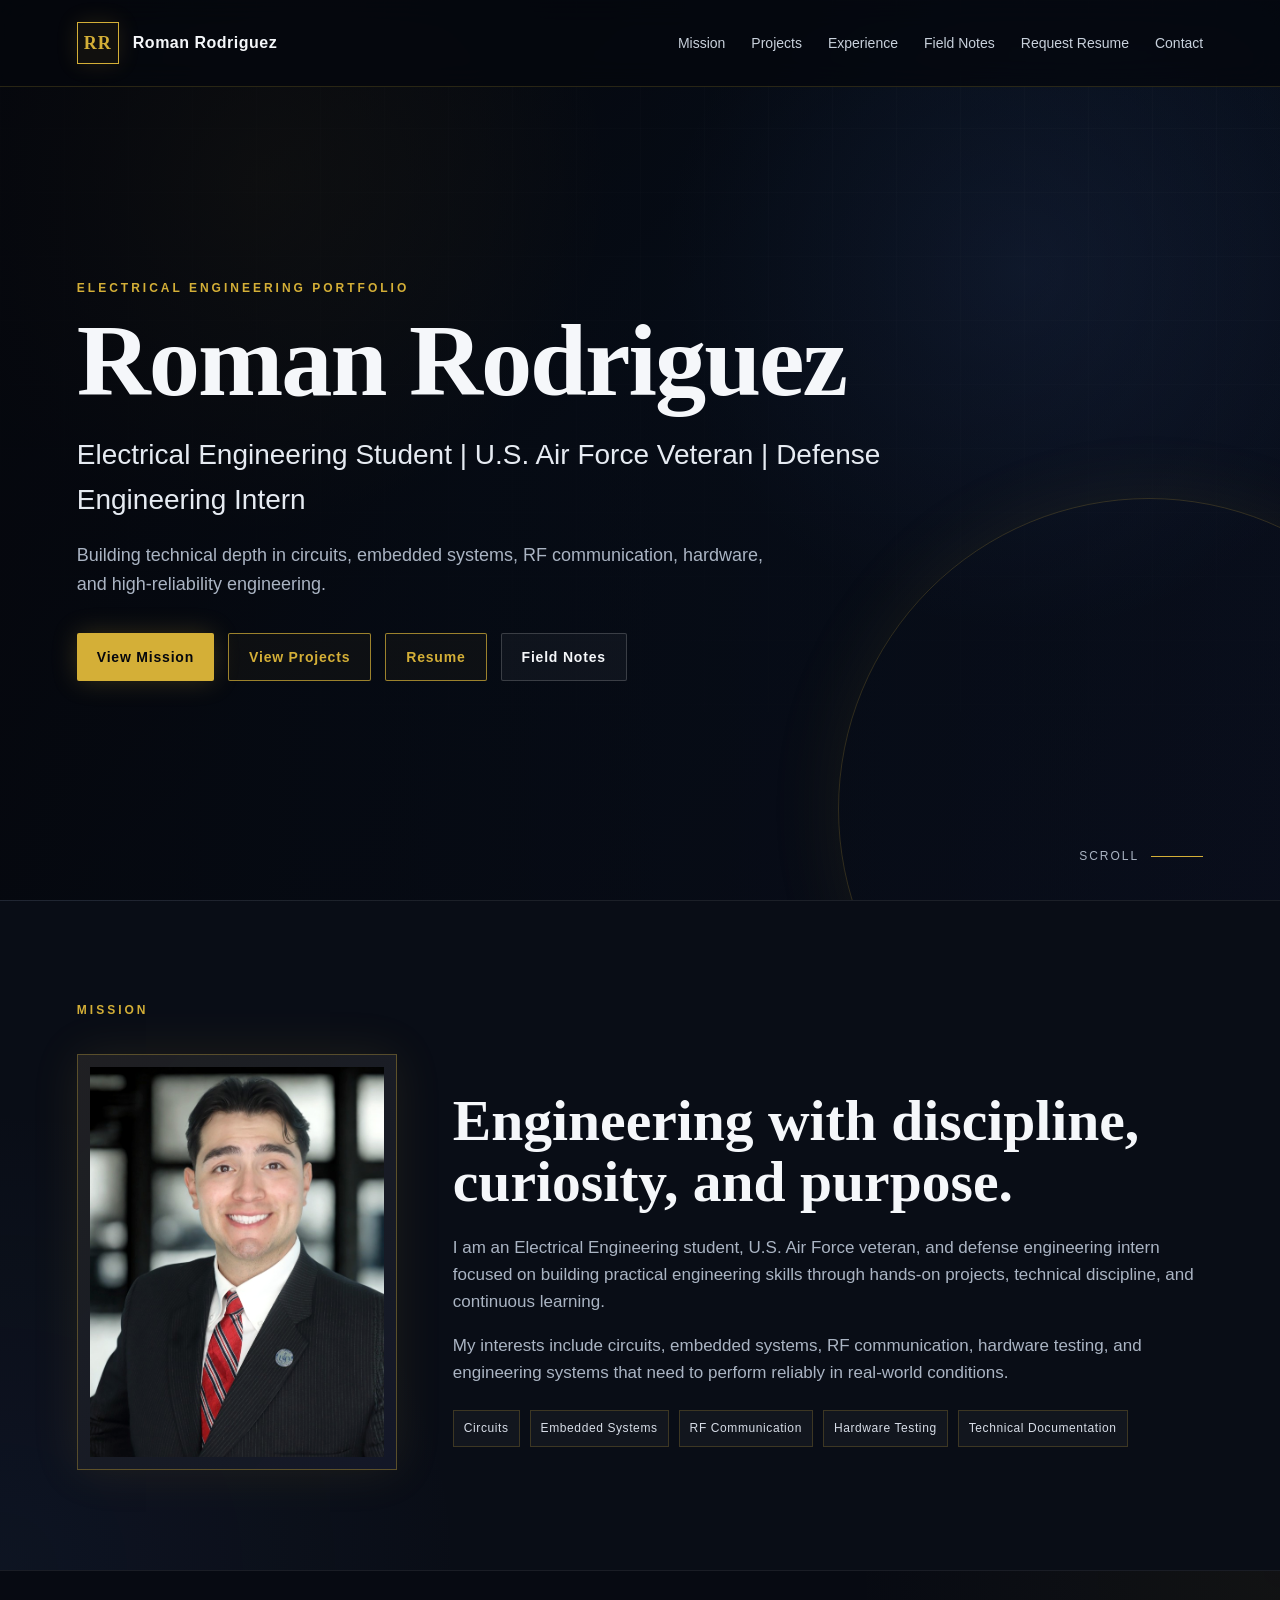
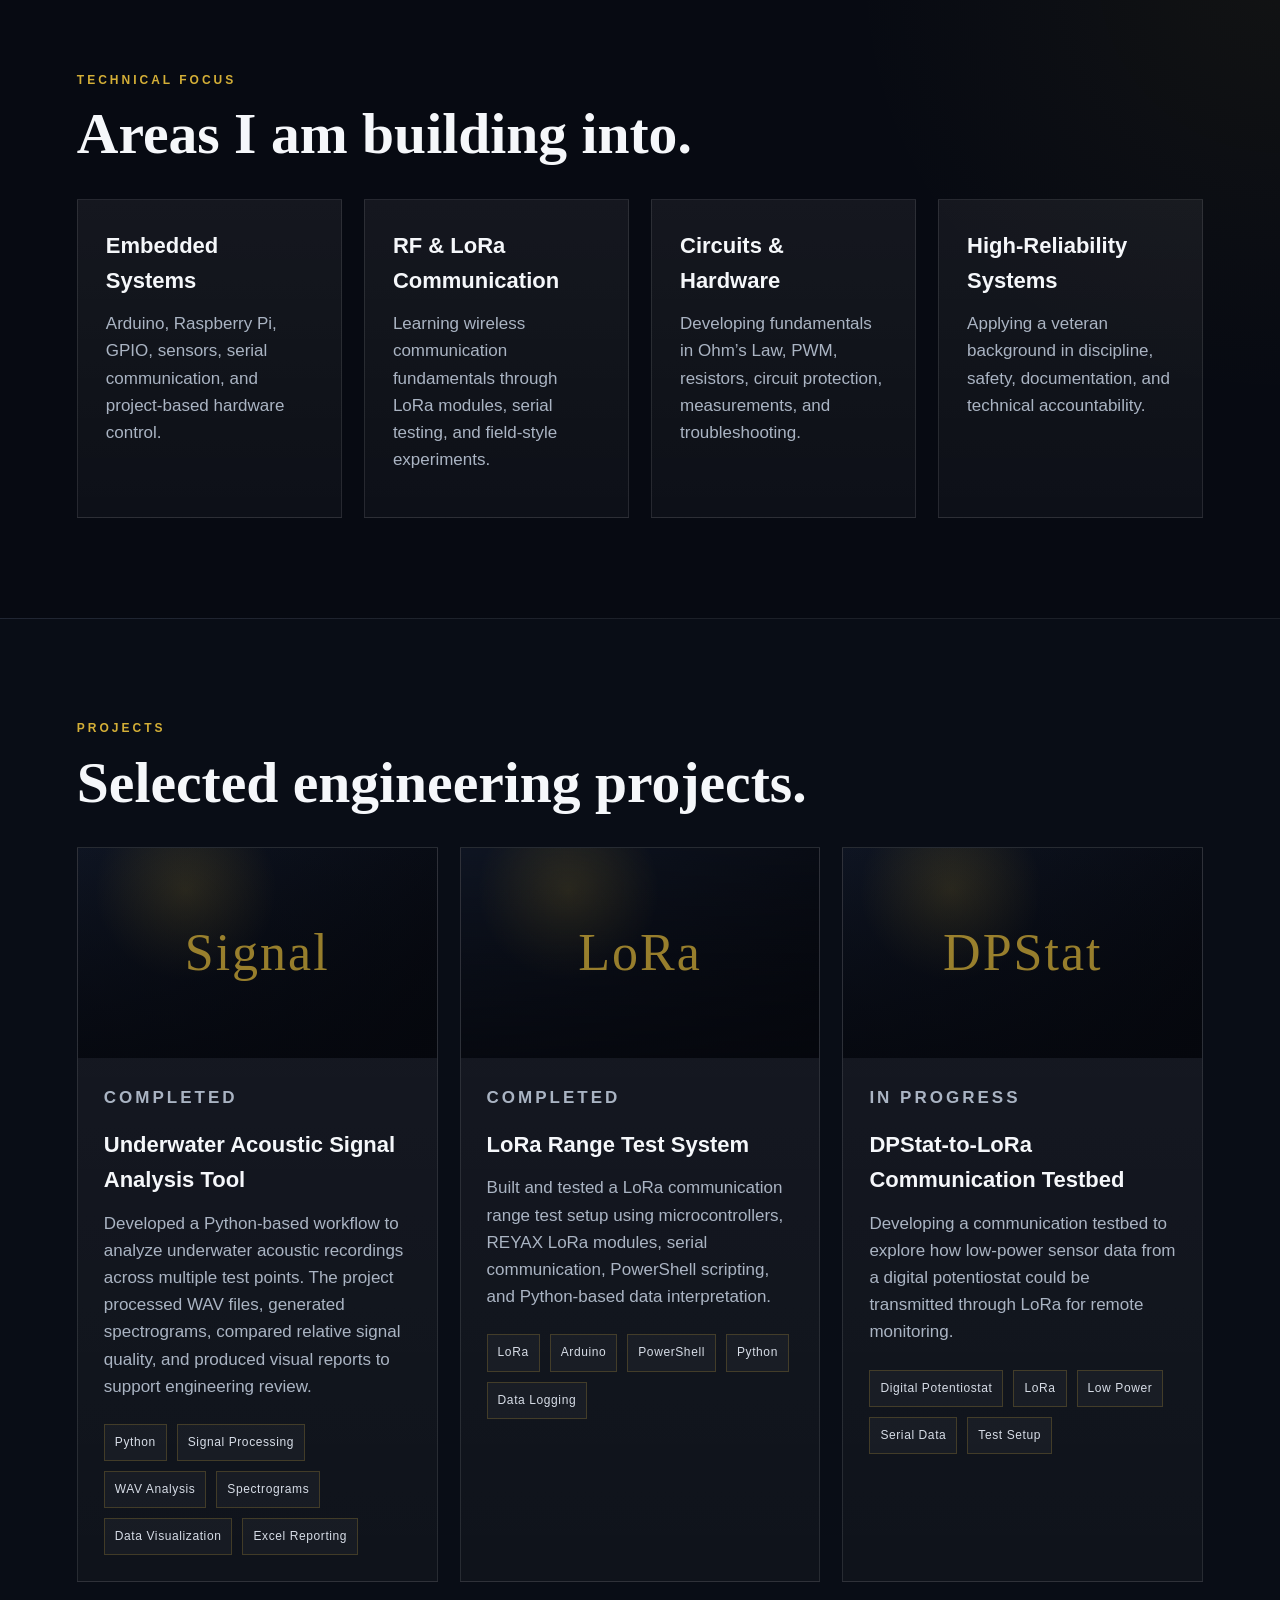
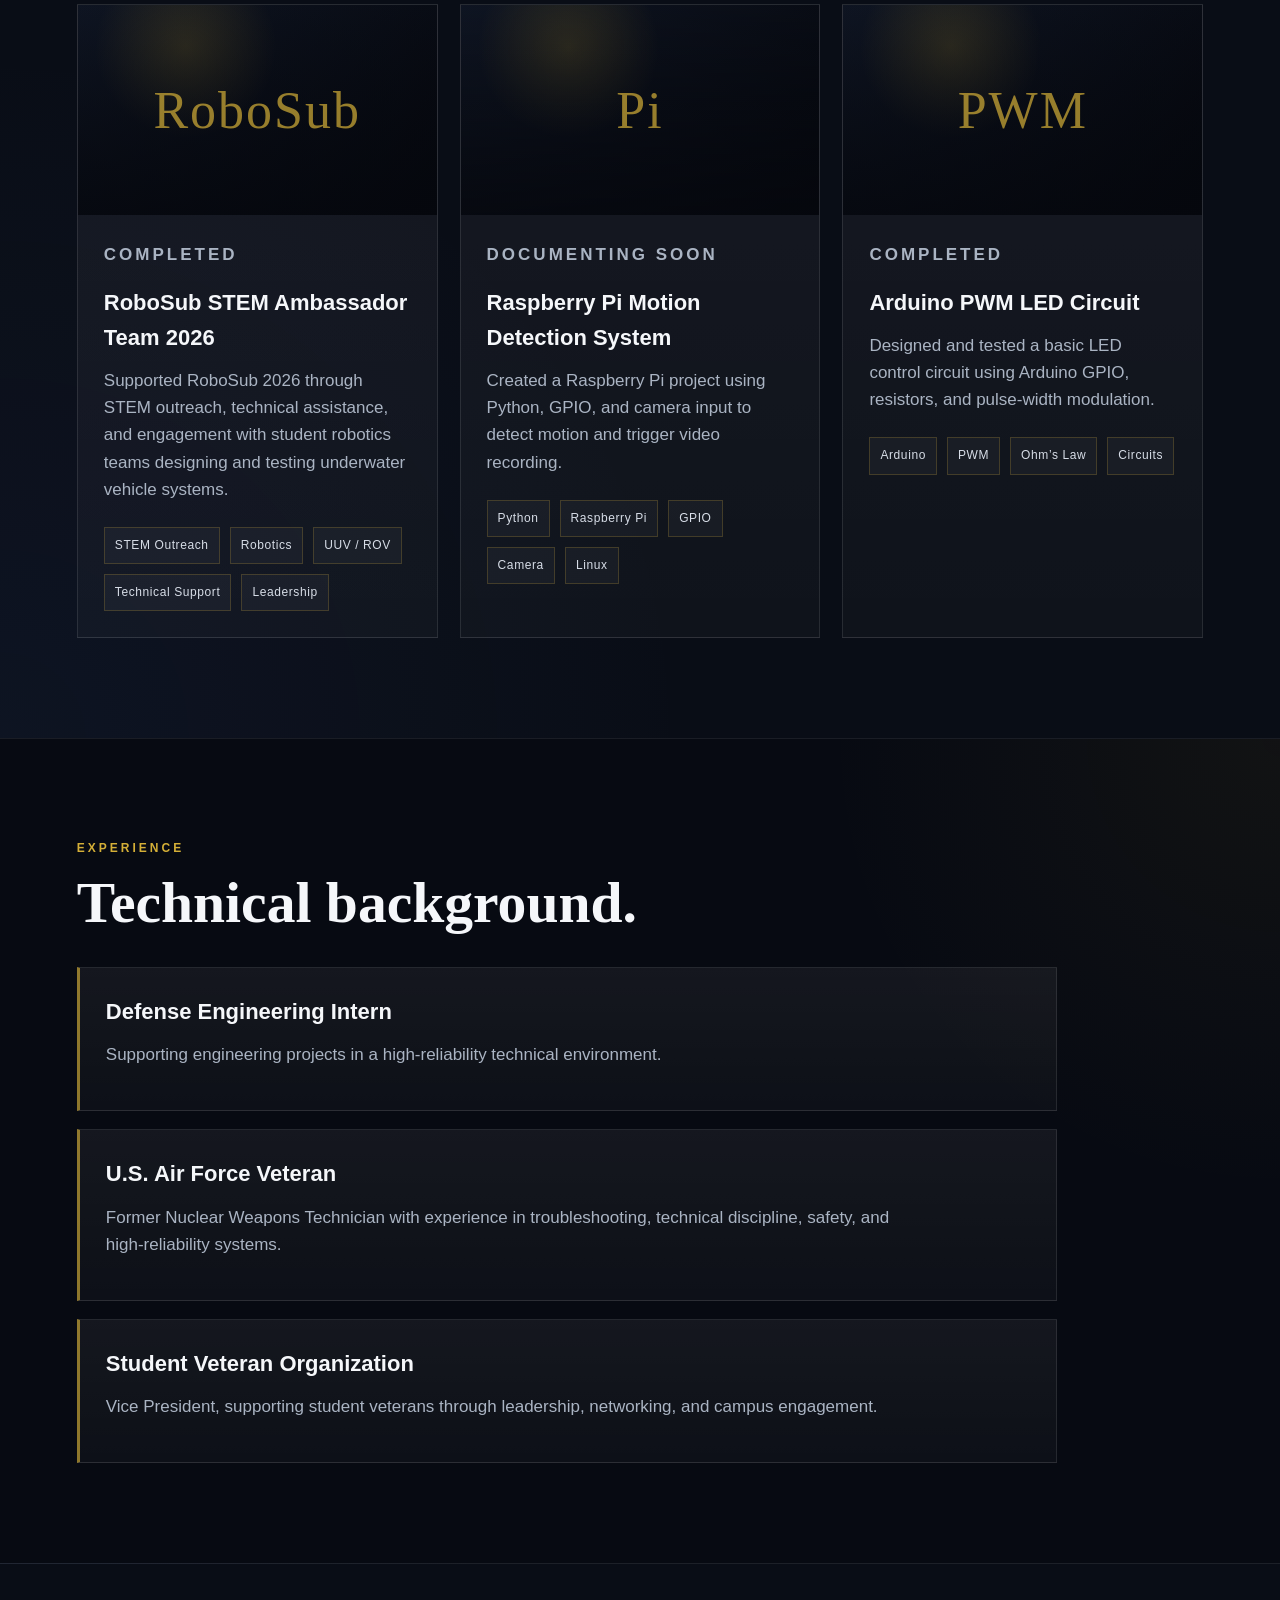
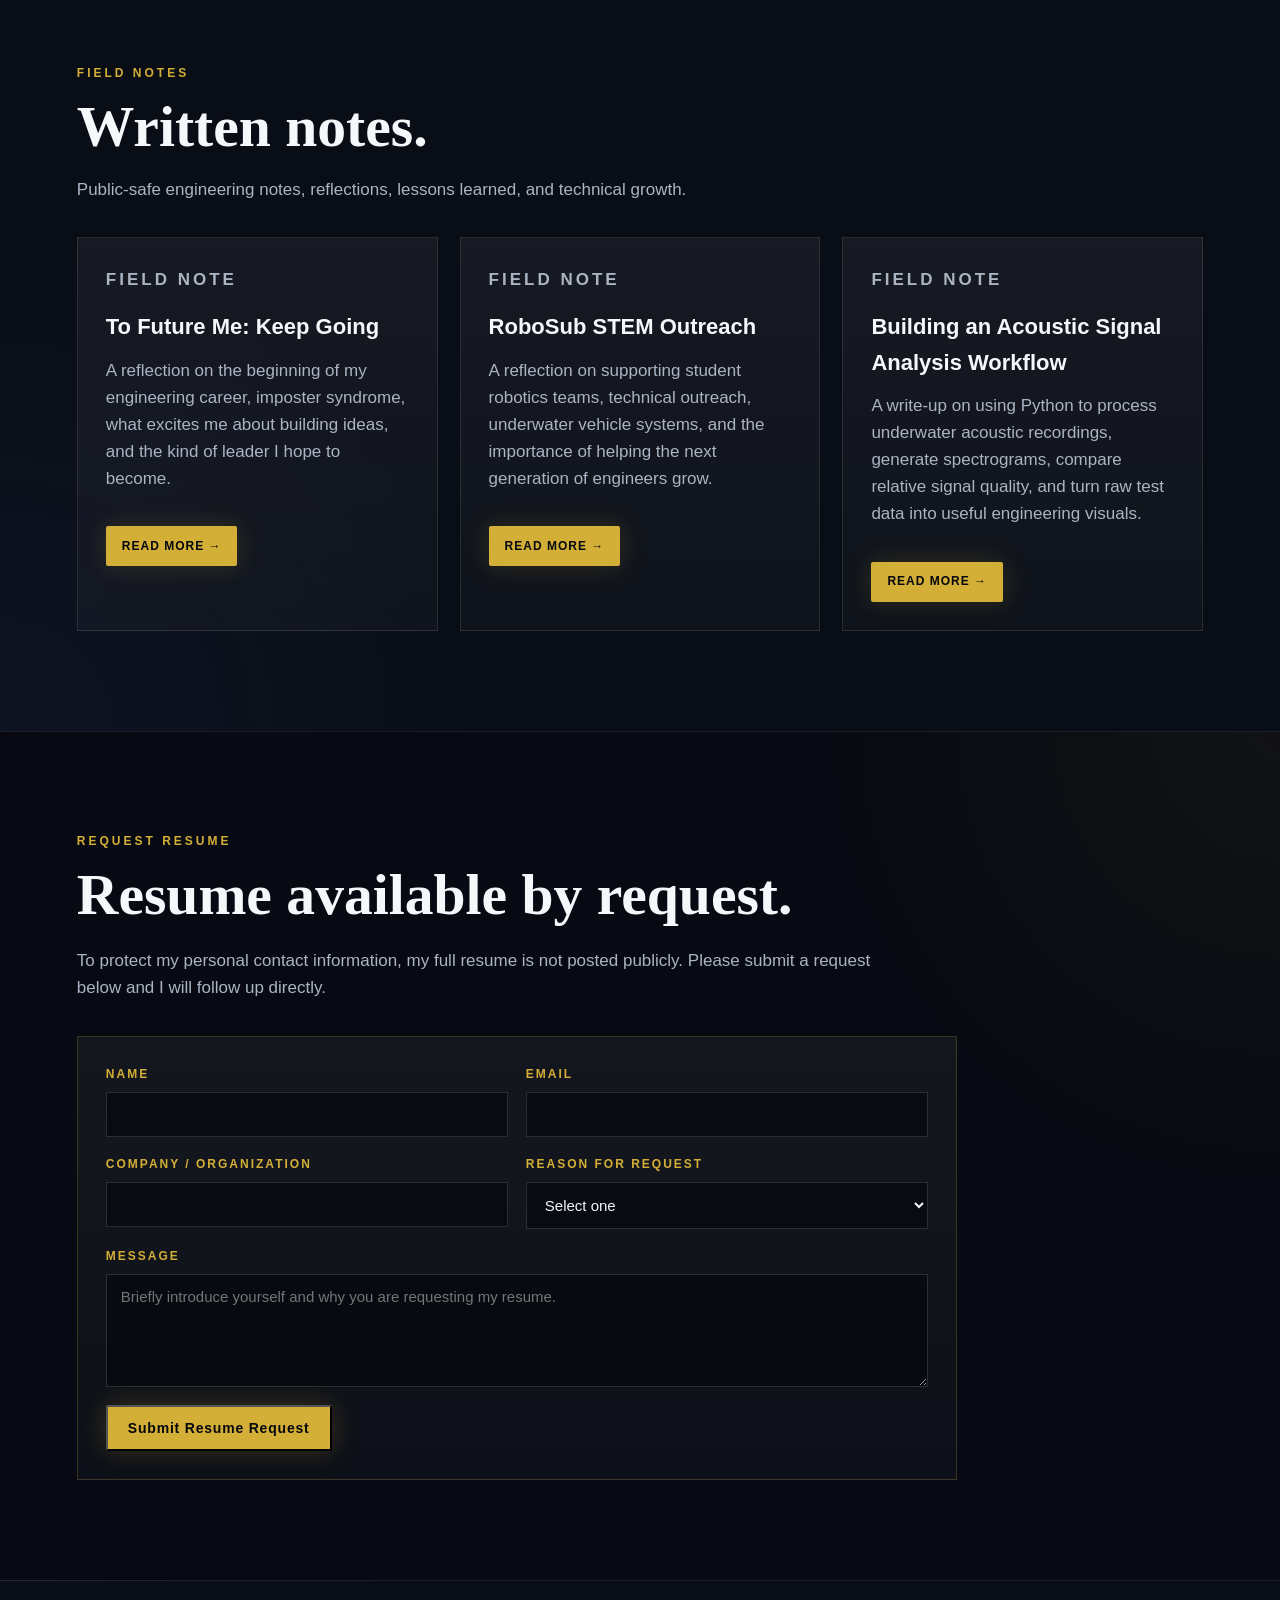
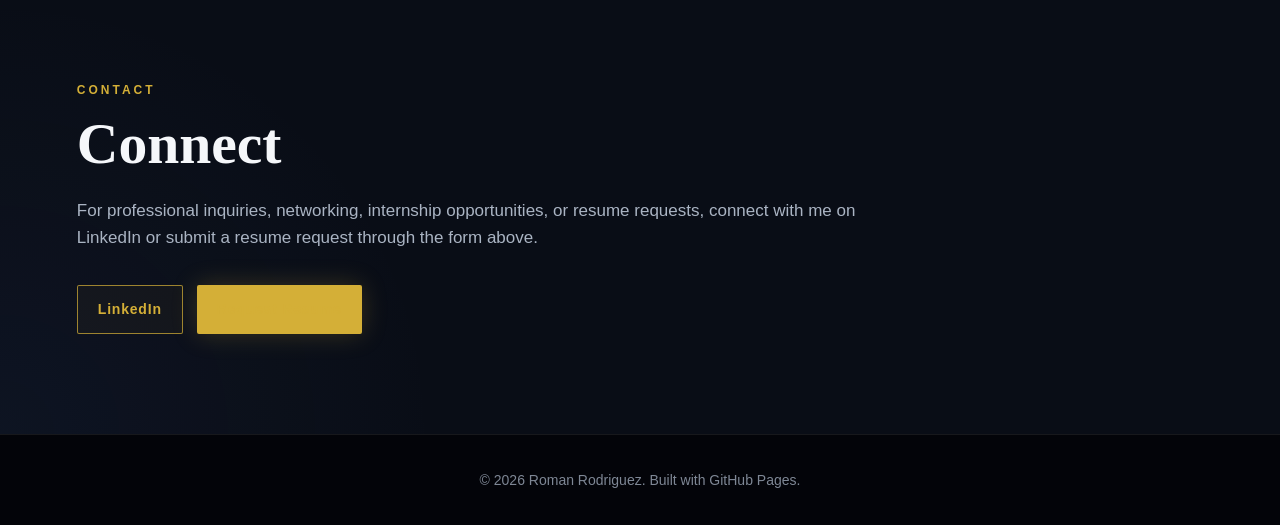
<file: index.html>
<!DOCTYPE html>
<html lang="en">
<head>
  <meta charset="UTF-8" />
  <meta name="viewport" content="width=device-width, initial-scale=1.0" />

  <title>Roman Rodriguez | Electrical Engineering Portfolio</title>
  <meta name="description" content="Roman Rodriguez - Electrical Engineering student, U.S. Air Force veteran, and defense engineering intern building skills in circuits, embedded systems, RF communication, hardware, and high-reliability engineering." />

  <link rel="stylesheet" href="style.css" />
</head>

<body>
  <header class="site-header">
    <a href="#home" class="brand">
      <span class="logo-box">RR</span>
      <span>Roman Rodriguez</span>
    </a>

    <nav class="nav-links">
      <a href="#mission">Mission</a>
      <a href="#projects">Projects</a>
      <a href="#experience">Experience</a>
      <a href="#field-notes">Field Notes</a>
      <a href="#resume">Request Resume</a>
      <a href="#contact">Contact</a>
    </nav>
  </header>

  <main>
    <section id="home" class="hero">
      <div class="hero-overlay"></div>

      <div class="hero-content">
        <p class="eyebrow">Electrical Engineering Portfolio</p>

        <h1>Roman Rodriguez</h1>

        <p class="hero-subtitle">
          Electrical Engineering Student | U.S. Air Force Veteran | Defense Engineering Intern
        </p>

        <p class="hero-text">
          Building technical depth in circuits, embedded systems, RF communication,
          hardware, and high-reliability engineering.
        </p>

        <div class="hero-buttons">
          <a href="#mission" class="btn primary">View Mission</a>
          <a href="#projects" class="btn secondary">View Projects</a>
          <a href="#resume" class="btn secondary">Resume</a>
          <a href="#field-notes" class="btn ghost">Field Notes</a>
        </div>
      </div>

      <div class="scroll-indicator">
        <span>Scroll</span>
        <div class="scroll-line"></div>
      </div>
    </section>

    <section id="mission" class="section mission-section">
      <div class="section-label">Mission</div>

      <div class="mission-grid">
        <div class="portrait-frame">
          <img src="images/headshot.jpg" alt="Roman Rodriguez headshot">
        </div>

        <div>
          <h2>Engineering with discipline, curiosity, and purpose.</h2>

          <p>
            I am an Electrical Engineering student, U.S. Air Force veteran, and
            defense engineering intern focused on building practical engineering
            skills through hands-on projects, technical discipline, and continuous learning.
          </p>

          <p>
            My interests include circuits, embedded systems, RF communication,
            hardware testing, and engineering systems that need to perform reliably
            in real-world conditions.
          </p>

          <div class="focus-tags">
            <span>Circuits</span>
            <span>Embedded Systems</span>
            <span>RF Communication</span>
            <span>Hardware Testing</span>
            <span>Technical Documentation</span>
          </div>
        </div>
      </div>
    </section>

    <section class="section focus-section">
      <div class="section-label">Technical Focus</div>

      <h2>Areas I am building into.</h2>

      <div class="cards four-cards">
        <article class="card">
          <h3>Embedded Systems</h3>
          <p>Arduino, Raspberry Pi, GPIO, sensors, serial communication, and project-based hardware control.</p>
        </article>

        <article class="card">
          <h3>RF & LoRa Communication</h3>
          <p>Learning wireless communication fundamentals through LoRa modules, serial testing, and field-style experiments.</p>
        </article>

        <article class="card">
          <h3>Circuits & Hardware</h3>
          <p>Developing fundamentals in Ohm’s Law, PWM, resistors, circuit protection, measurements, and troubleshooting.</p>
        </article>

        <article class="card">
          <h3>High-Reliability Systems</h3>
          <p>Applying a veteran background in discipline, safety, documentation, and technical accountability.</p>
        </article>
      </div>
    </section>

   <section id="projects" class="section projects-section">
  <div class="section-label">Projects</div>

  <h2>Selected engineering projects.</h2>

  <div class="cards project-cards">
    <article class="project-card">
      <div class="project-image placeholder-bg">Signal</div>
      <div class="project-content">
        <p class="status">Completed</p>
        <h3>Underwater Acoustic Signal Analysis Tool</h3>
        <p>
          Developed a Python-based workflow to analyze underwater acoustic recordings
          across multiple test points. The project processed WAV files, generated
          spectrograms, compared relative signal quality, and produced visual reports
          to support engineering review.
        </p>
        <div class="project-tags">
          <span>Python</span>
          <span>Signal Processing</span>
          <span>WAV Analysis</span>
          <span>Spectrograms</span>
          <span>Data Visualization</span>
          <span>Excel Reporting</span>
        </div>
      </div>
    </article>

    <article class="project-card">
      <div class="project-image placeholder-bg">LoRa</div>
      <div class="project-content">
        <p class="status">Completed</p>
        <h3>LoRa Range Test System</h3>
        <p>
          Built and tested a LoRa communication range test setup using microcontrollers,
          REYAX LoRa modules, serial communication, PowerShell scripting, and Python-based
          data interpretation.
        </p>
        <div class="project-tags">
          <span>LoRa</span>
          <span>Arduino</span>
          <span>PowerShell</span>
          <span>Python</span>
          <span>Data Logging</span>
        </div>
      </div>
    </article>

    <article class="project-card">
      <div class="project-image placeholder-bg">DPStat</div>
      <div class="project-content">
        <p class="status">In Progress</p>
        <h3>DPStat-to-LoRa Communication Testbed</h3>
        <p>
          Developing a communication testbed to explore how low-power sensor data from a
          digital potentiostat could be transmitted through LoRa for remote monitoring.
        </p>
        <div class="project-tags">
          <span>Digital Potentiostat</span>
          <span>LoRa</span>
          <span>Low Power</span>
          <span>Serial Data</span>
          <span>Test Setup</span>
        </div>
      </div>
    </article>

    <article class="project-card">
  <div class="project-image placeholder-bg">RoboSub</div>
  <div class="project-content">
    <p class="status">Completed</p>
    <h3>RoboSub STEM Ambassador Team 2026</h3>
    <p>
      Supported RoboSub 2026 through STEM outreach, technical assistance, and engagement
      with student robotics teams designing and testing underwater vehicle systems.
    </p>
    <div class="project-tags">
      <span>STEM Outreach</span>
      <span>Robotics</span>
      <span>UUV / ROV</span>
      <span>Technical Support</span>
      <span>Leadership</span>
    </div>
  </div>
</article>

    <article class="project-card">
      <div class="project-image placeholder-bg">Pi</div>
      <div class="project-content">
        <p class="status">Documenting Soon</p>
        <h3>Raspberry Pi Motion Detection System</h3>
        <p>
          Created a Raspberry Pi project using Python, GPIO, and camera input to detect
          motion and trigger video recording.
        </p>
        <div class="project-tags">
          <span>Python</span>
          <span>Raspberry Pi</span>
          <span>GPIO</span>
          <span>Camera</span>
          <span>Linux</span>
        </div>
      </div>
    </article>

    <article class="project-card">
      <div class="project-image placeholder-bg">PWM</div>
      <div class="project-content">
        <p class="status">Completed</p>
        <h3>Arduino PWM LED Circuit</h3>
        <p>
          Designed and tested a basic LED control circuit using Arduino GPIO, resistors,
          and pulse-width modulation.
        </p>
        <div class="project-tags">
          <span>Arduino</span>
          <span>PWM</span>
          <span>Ohm’s Law</span>
          <span>Circuits</span>
        </div>
      </div>
    </article>
  </div>
</section>

    <section id="experience" class="section experience-section">
      <div class="section-label">Experience</div>

      <h2>Technical background.</h2>

      <div class="timeline">
        <div class="timeline-item">
          <h3>Defense Engineering Intern</h3>
          <p>Supporting engineering projects in a high-reliability technical environment.</p>
        </div>

        <div class="timeline-item">
          <h3>U.S. Air Force Veteran</h3>
          <p>
            Former Nuclear Weapons Technician with experience in troubleshooting,
            technical discipline, safety, and high-reliability systems.
          </p>
        </div>

        <div class="timeline-item">
          <h3>Student Veteran Organization</h3>
          <p>
            Vice President, supporting student veterans through leadership,
            networking, and campus engagement.
          </p>
        </div>
      </div>
    </section>

 <section id="field-notes" class="section field-notes-section">
  <div class="section-label">Field Notes</div>

  <h2>Written notes.</h2>

  <p class="section-intro">
    Public-safe engineering notes, reflections, lessons learned, and technical growth.
  </p>

  <div class="cards blog-cards">
   <a href="field-notes/to-future-me.html" class="card note-link">
  <p class="status">Field Note</p>
  <h3>To Future Me: Keep Going</h3>
  <p>
    A reflection on the beginning of my engineering career, imposter syndrome,
    what excites me about building ideas, and the kind of leader I hope to become.
  </p>
  <span class="read-more-button">Read More →</span>
</a>

    <a href="field-notes/robosub-stem-outreach.html" class="card note-link">
  <p class="status">Field Note</p>
  <h3>RoboSub STEM Outreach</h3>
  <p>
    A reflection on supporting student robotics teams, technical outreach, underwater
    vehicle systems, and the importance of helping the next generation of engineers grow.
  </p>
  <span class="read-more-button">Read More →</span>
</a>
    
    <a href="field-notes/acoustic-signal-analysis.html" class="card note-link">
      <p class="status">Field Note</p>
      <h3>Building an Acoustic Signal Analysis Workflow</h3>
      <p>
        A write-up on using Python to process underwater acoustic recordings,
        generate spectrograms, compare relative signal quality, and turn raw test data
        into useful engineering visuals.
      </p>
      <span class="read-more-button">Read More →</span>
    </a>
  </div>
</section>
    <section id="resume" class="section resume-section">
  <div class="section-label">Request Resume</div>

  <h2>Resume available by request.</h2>

  <p>
    To protect my personal contact information, my full resume is not posted publicly.
    Please submit a request below and I will follow up directly.
  </p>

  <form class="resume-form" action="https://formspree.io/f/xvznwaaa" method="POST">
    <div class="form-row">
      <div class="form-group">
        <label for="name">Name</label>
        <input id="name" name="name" type="text" required>
      </div>

      <div class="form-group">
        <label for="email">Email</label>
        <input id="email" name="email" type="email" required>
      </div>
    </div>

    <div class="form-row">
      <div class="form-group">
        <label for="company">Company / Organization</label>
        <input id="company" name="company" type="text">
      </div>

      <div class="form-group">
        <label for="reason">Reason for Request</label>
        <select id="reason" name="reason" required>
          <option value="">Select one</option>
          <option value="Recruiting / Hiring">Recruiting / Hiring</option>
          <option value="Networking">Networking</option>
          <option value="Internship / Career Opportunity">Internship / Career Opportunity</option>
          <option value="Academic / Professional Connection">Academic / Professional Connection</option>
          <option value="Other">Other</option>
        </select>
      </div>
    </div>

    <div class="form-group">
      <label for="message">Message</label>
      <textarea id="message" name="message" rows="5" placeholder="Briefly introduce yourself and why you are requesting my resume."></textarea>
    </div>

    <input type="hidden" name="request_type" value="Resume Request from romanrodriguez.dev">

    <button type="submit" class="btn primary">Submit Resume Request</button>
  </form>
</section>

    <section id="contact" class="section contact-section">
  <div class="section-label">Contact</div>

  <h2>Connect</h2>

  <p>
    For professional inquiries, networking, internship opportunities, or resume requests,
    connect with me on LinkedIn or submit a resume request through the form above.
  </p>

  <div class="contact-links">
    <a href="https://www.linkedin.com/in/romanarod/" class="btn secondary" target="_blank" rel="noopener noreferrer">LinkedIn</a>
    <a href="#resume" class="btn primary">Request Resume</a>
  </div>
</section>
  </main>

  <footer>
    <p>© 2026 Roman Rodriguez. Built with GitHub Pages.</p>
  </footer>
</body>
</html>
</file>
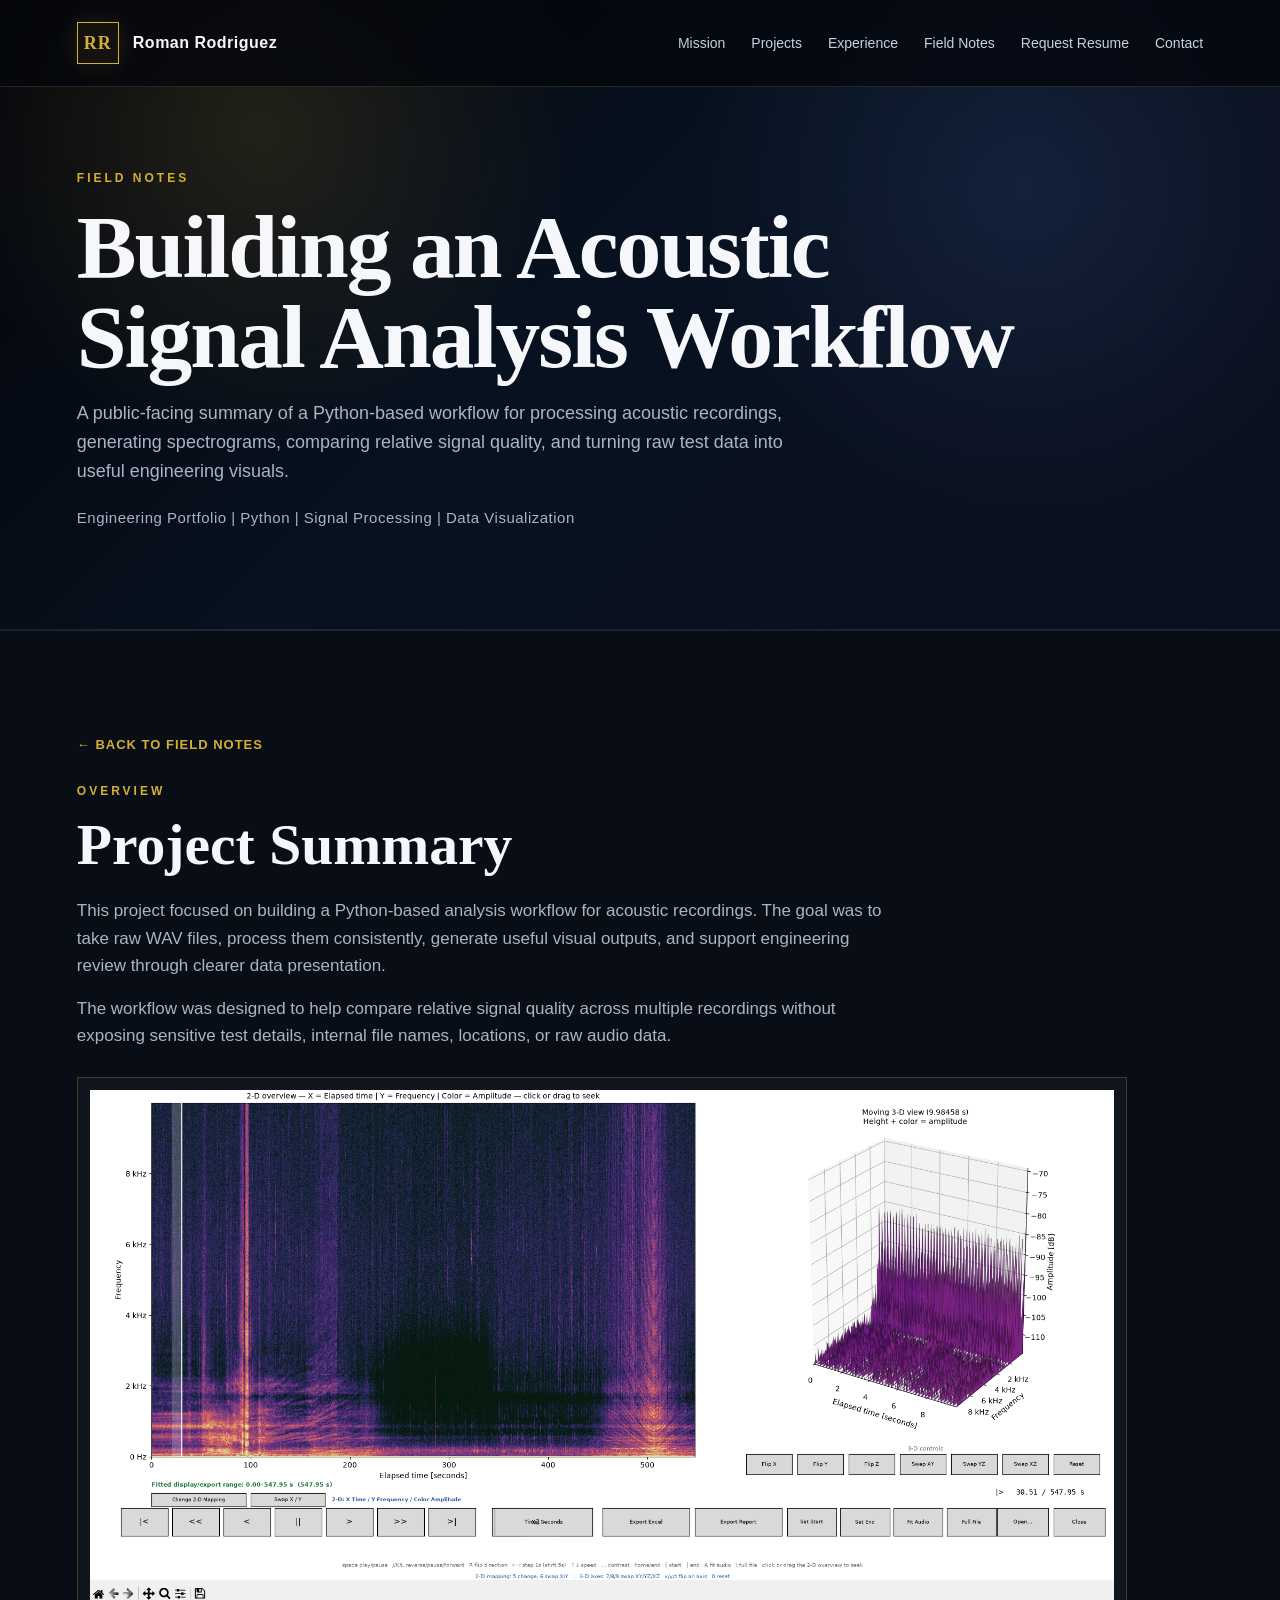
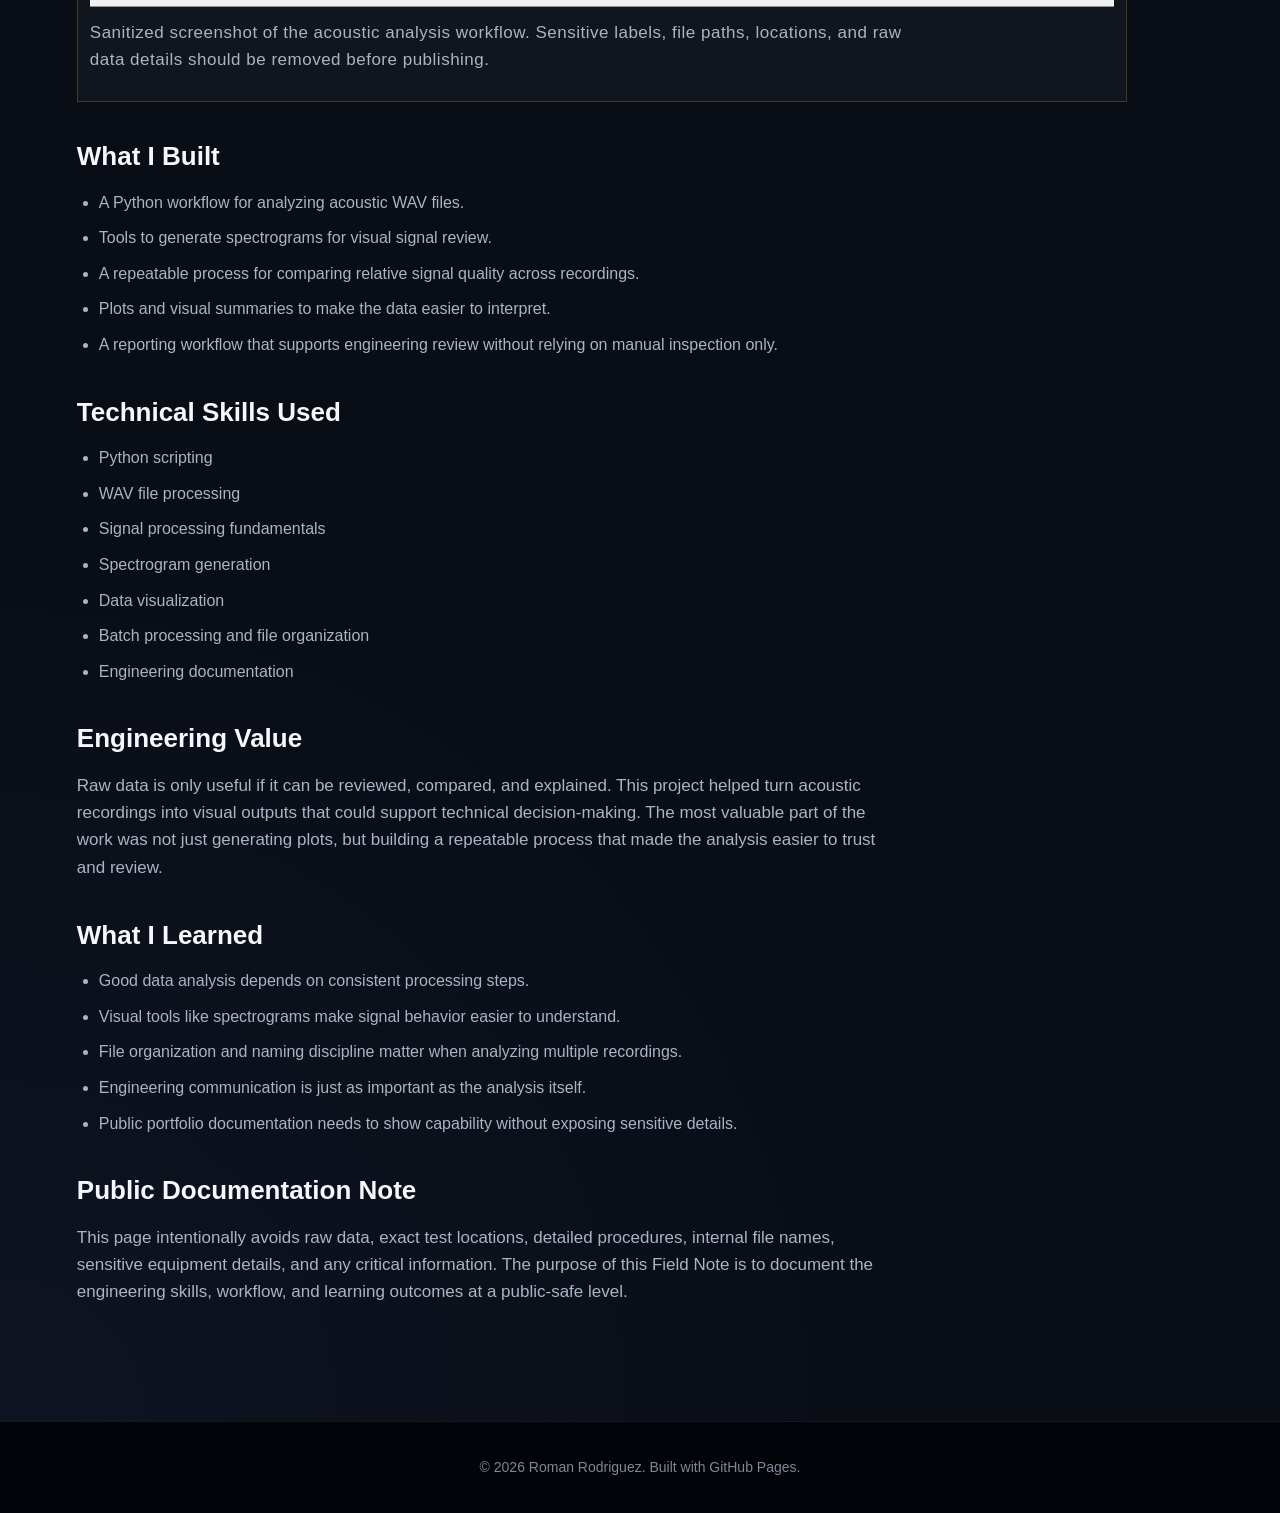
<file: field-notes/acoustic-signal-analysis.html>
<!DOCTYPE html>
<html lang="en">
<head>
  <meta charset="UTF-8" />
  <meta name="viewport" content="width=device-width, initial-scale=1.0" />

  <title>Acoustic Signal Analysis Workflow | Roman Rodriguez</title>
  <meta name="description" content="A public-facing engineering field note by Roman Rodriguez about building a Python-based acoustic signal analysis workflow using WAV processing, spectrograms, and data visualization." />

  <link rel="stylesheet" href="../style.css" />
</head>

<body>
  <div class="page-flash" aria-hidden="true">
  <svg class="lightning-svg" viewBox="0 0 100 100" preserveAspectRatio="none">
    <g class="bolt-group">
      <path class="bolt main-bolt" d="M8 -5 L6 8 L8 20 L5 34 L9 47 L6 62 L10 78 L7 105" />
      <path class="bolt main-bolt delay-1" d="M51 -5 L49 10 L52 23 L48 37 L53 52 L50 68 L55 84 L52 105" />
      <path class="bolt main-bolt delay-2" d="M73 -5 L76 12 L72 25 L78 39 L74 55 L80 71 L76 88 L82 105" />

      <path class="bolt branch" d="M52 23 L61 31 L58 42 L66 52" />
      <path class="bolt branch delay-1" d="M49 10 L41 19 L44 29 L35 39" />
      <path class="bolt branch delay-2" d="M76 12 L86 22 L83 34 L92 45" />
      <path class="bolt branch" d="M74 55 L65 64 L69 74 L60 86" />
      <path class="bolt branch delay-1" d="M9 47 L18 56 L15 66 L24 78" />
    </g>
  </svg>
</div>

  <header class="site-header">
    <a href="../index.html#home" class="brand">
      <span class="logo-box">RR</span>
      <span>Roman Rodriguez</span>
    </a>

    <nav class="nav-links">
      <a href="../index.html#mission">Mission</a>
      <a href="../index.html#projects">Projects</a>
      <a href="../index.html#experience">Experience</a>
      <a href="../index.html#field-notes">Field Notes</a>
      <a href="../index.html#resume">Request Resume</a>
      <a href="../index.html#contact">Contact</a>
    </nav>
  </header>

  <main>
    <section class="field-note-hero">
      <div class="field-note-hero-content">
        <p class="eyebrow">Field Notes</p>

        <h1>Building an Acoustic Signal Analysis Workflow</h1>

        <p class="hero-text">
          A public-facing summary of a Python-based workflow for processing acoustic recordings,
          generating spectrograms, comparing relative signal quality, and turning raw test data
          into useful engineering visuals.
        </p>

        <p class="field-note-meta">
          Engineering Portfolio | Python | Signal Processing | Data Visualization
        </p>
      </div>
    </section>

    <section class="section">
      <div class="field-note-layout">
        <article class="field-note-body">
          <a href="../index.html#field-notes" class="back-link">← Back to Field Notes</a>

          <div class="section-label">Overview</div>

          <h2>Project Summary</h2>

          <p>
            This project focused on building a Python-based analysis workflow for acoustic
            recordings. The goal was to take raw WAV files, process them consistently, generate
            useful visual outputs, and support engineering review through clearer data presentation.
          </p>

          <p>
            The workflow was designed to help compare relative signal quality across multiple
            recordings without exposing sensitive test details, internal file names, locations,
            or raw audio data.
          </p>

          <div class="field-note-image">
            <img src="../images/acoustic-program.png" alt="Sanitized screenshot of acoustic signal analysis program">
            <p class="caption">
              Sanitized screenshot of the acoustic analysis workflow. Sensitive labels, file paths,
              locations, and raw data details should be removed before publishing.
            </p>
          </div>

          <h3>What I Built</h3>

          <ul>
            <li>A Python workflow for analyzing acoustic WAV files.</li>
            <li>Tools to generate spectrograms for visual signal review.</li>
            <li>A repeatable process for comparing relative signal quality across recordings.</li>
            <li>Plots and visual summaries to make the data easier to interpret.</li>
            <li>A reporting workflow that supports engineering review without relying on manual inspection only.</li>
          </ul>

          <h3>Technical Skills Used</h3>

          <ul>
            <li>Python scripting</li>
            <li>WAV file processing</li>
            <li>Signal processing fundamentals</li>
            <li>Spectrogram generation</li>
            <li>Data visualization</li>
            <li>Batch processing and file organization</li>
            <li>Engineering documentation</li>
          </ul>

          <h3>Engineering Value</h3>

          <p>
            Raw data is only useful if it can be reviewed, compared, and explained. This project
            helped turn acoustic recordings into visual outputs that could support technical
            decision-making. The most valuable part of the work was not just generating plots,
            but building a repeatable process that made the analysis easier to trust and review.
          </p>

          <h3>What I Learned</h3>

          <ul>
            <li>Good data analysis depends on consistent processing steps.</li>
            <li>Visual tools like spectrograms make signal behavior easier to understand.</li>
            <li>File organization and naming discipline matter when analyzing multiple recordings.</li>
            <li>Engineering communication is just as important as the analysis itself.</li>
            <li>Public portfolio documentation needs to show capability without exposing sensitive details.</li>
          </ul>

          <h3>Public Documentation Note</h3>

          <p>
            This page intentionally avoids raw data, exact test locations, detailed procedures,
            internal file names, sensitive equipment details, and any critical information. The
            purpose of this Field Note is to document the engineering skills, workflow, and
            learning outcomes at a public-safe level.
          </p>
        </article>
      </div>
    </section>
  </main>

  <footer>
    <p>© 2026 Roman Rodriguez. Built with GitHub Pages.</p>
  </footer>
</body>
</html>
</file>
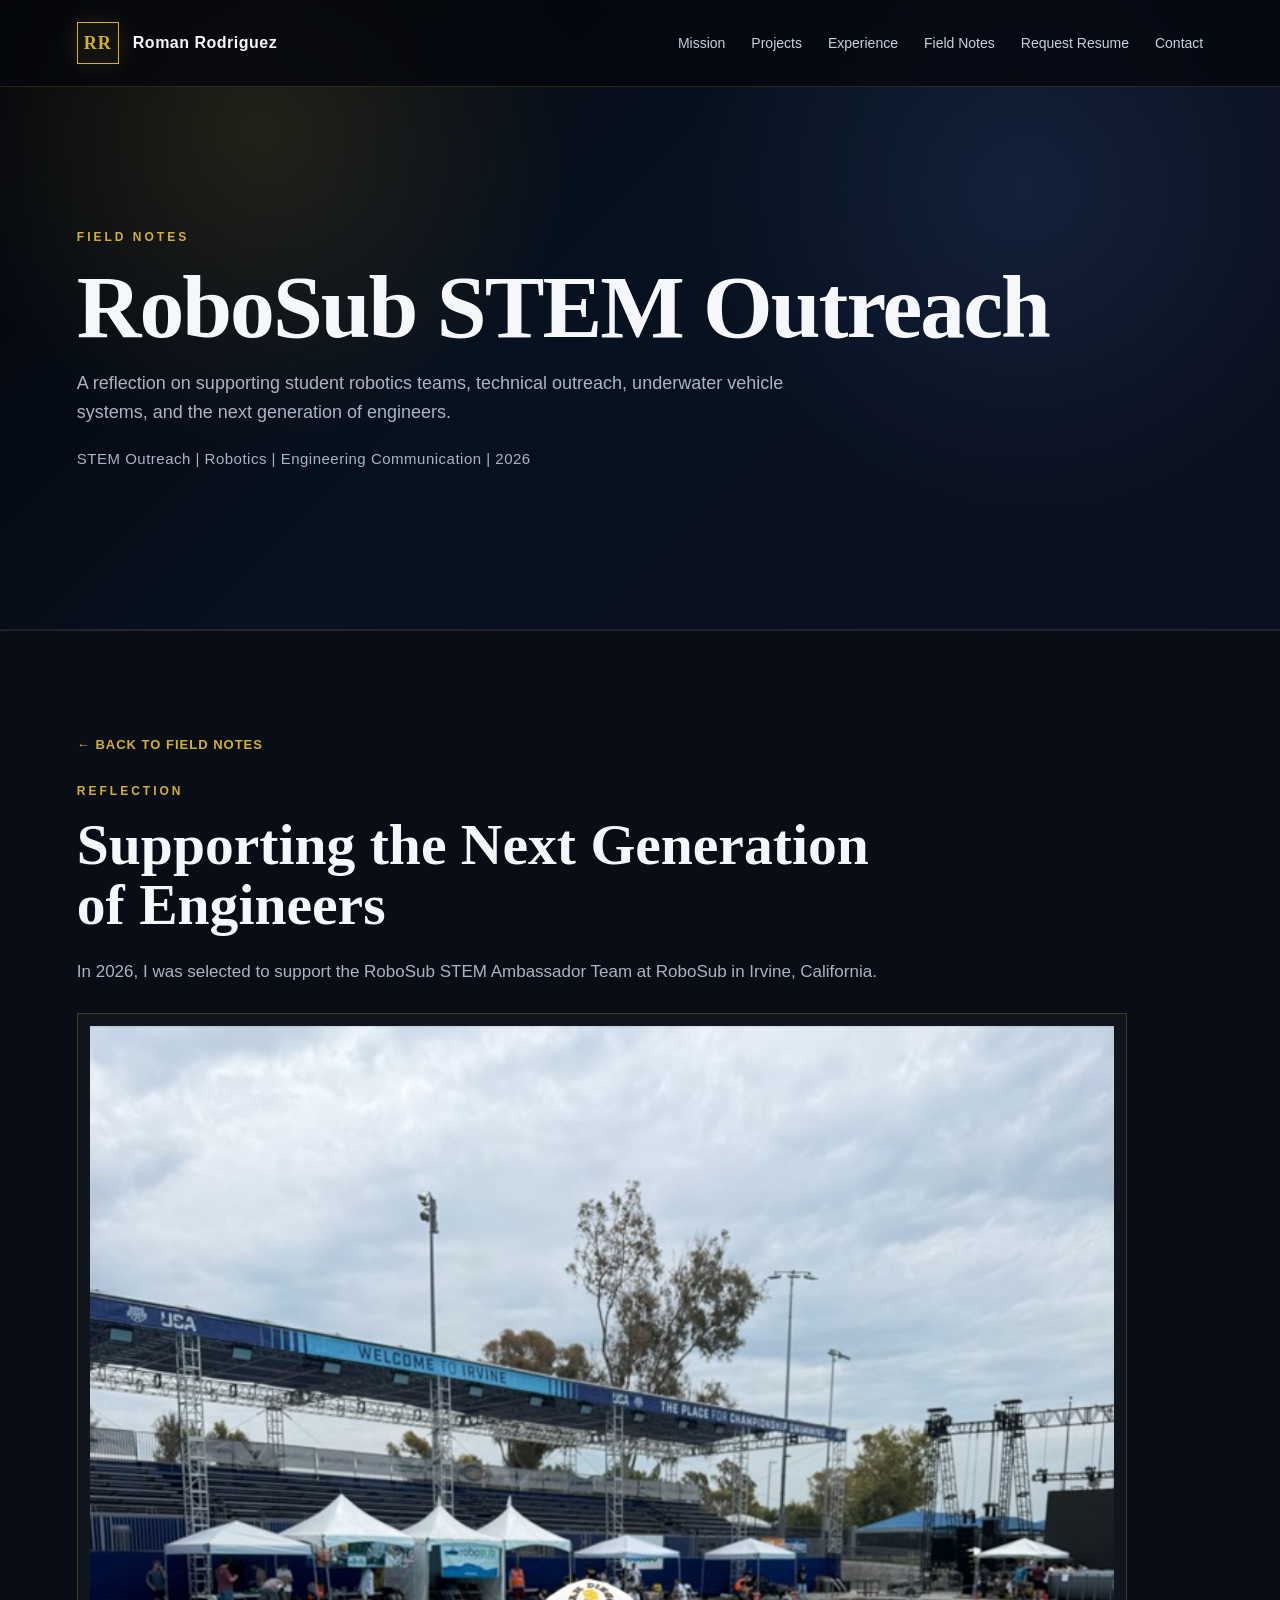
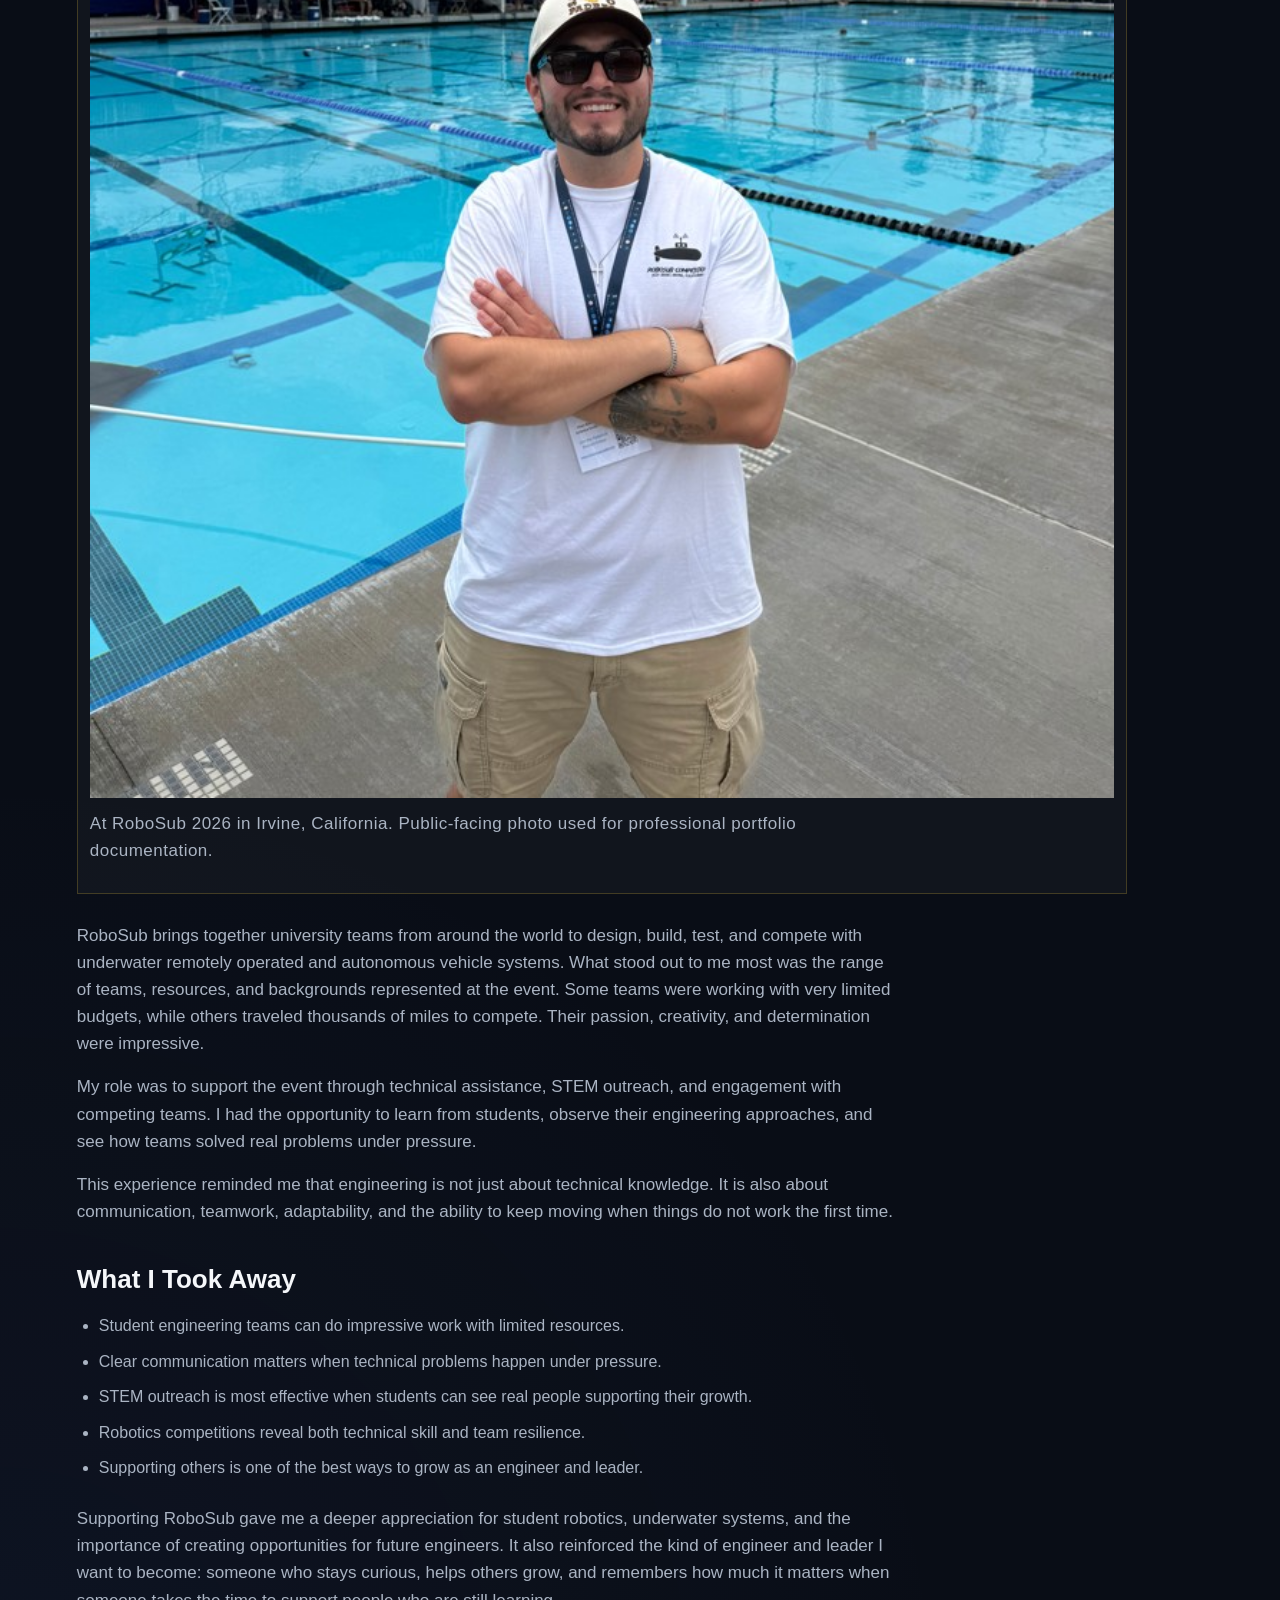
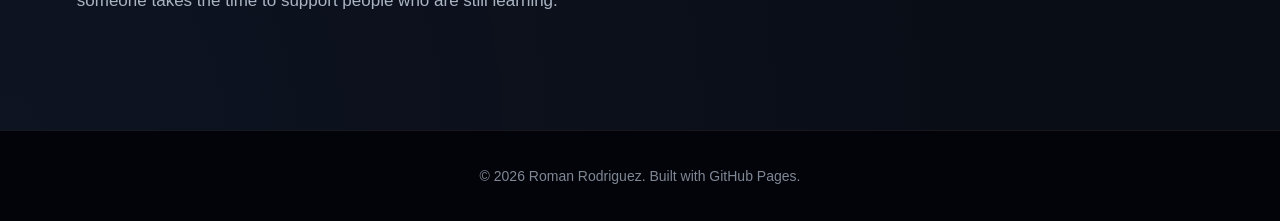
<file: field-notes/robosub-stem-outreach.html>
<!DOCTYPE html> 
<html lang="en">
<head>
  <meta charset="UTF-8" />
  <meta name="viewport" content="width=device-width, initial-scale=1.0" />

  <title>RoboSub STEM Outreach | Roman Rodriguez</title>
  <meta name="description" content="A field note by Roman Rodriguez reflecting on supporting RoboSub STEM outreach, student robotics teams, technical assistance, and engineering leadership." />

  <link rel="stylesheet" href="../style.css" />
</head>

<body>
  <div class="page-flash" aria-hidden="true">
  <svg class="lightning-svg" viewBox="0 0 100 100" preserveAspectRatio="none">
    <g class="bolt-group">
      <path class="bolt main-bolt" d="M8 -5 L6 8 L8 20 L5 34 L9 47 L6 62 L10 78 L7 105" />
      <path class="bolt main-bolt delay-1" d="M51 -5 L49 10 L52 23 L48 37 L53 52 L50 68 L55 84 L52 105" />
      <path class="bolt main-bolt delay-2" d="M73 -5 L76 12 L72 25 L78 39 L74 55 L80 71 L76 88 L82 105" />

      <path class="bolt branch" d="M52 23 L61 31 L58 42 L66 52" />
      <path class="bolt branch delay-1" d="M49 10 L41 19 L44 29 L35 39" />
      <path class="bolt branch delay-2" d="M76 12 L86 22 L83 34 L92 45" />
      <path class="bolt branch" d="M74 55 L65 64 L69 74 L60 86" />
      <path class="bolt branch delay-1" d="M9 47 L18 56 L15 66 L24 78" />
    </g>
  </svg>
</div>

  <header class="site-header">
    <a href="../index.html#home" class="brand">
      <span class="logo-box">RR</span>
      <span>Roman Rodriguez</span>
    </a>

    <nav class="nav-links">
      <a href="../index.html#mission">Mission</a>
      <a href="../index.html#projects">Projects</a>
      <a href="../index.html#experience">Experience</a>
      <a href="../index.html#field-notes">Field Notes</a>
      <a href="../index.html#resume">Request Resume</a>
      <a href="../index.html#contact">Contact</a>
    </nav>
  </header>

  <main>
    <section class="field-note-hero">
      <div class="field-note-hero-content">
        <p class="eyebrow">Field Notes</p>

        <h1>RoboSub STEM Outreach</h1>

        <p class="hero-text">
          A reflection on supporting student robotics teams, technical outreach,
          underwater vehicle systems, and the next generation of engineers.
        </p>

        <p class="field-note-meta">
          STEM Outreach | Robotics | Engineering Communication | 2026
        </p>
      </div>
    </section>

    <section class="section">
      <div class="field-note-layout">
        <article class="field-note-body">
          <a href="../index.html#field-notes" class="back-link">← Back to Field Notes</a>

          <div class="section-label">Reflection</div>

          <h2>Supporting the Next Generation of Engineers</h2>

          <p>
            In 2026, I was selected to support the RoboSub STEM Ambassador Team at RoboSub
            in Irvine, California.
          </p>

          <div class="field-note-image">
  <img src="/images/robosub-roman.jpg" alt="Roman Rodriguez at RoboSub 2026">
  <p class="caption">
    At RoboSub 2026 in Irvine, California. Public-facing photo used for professional portfolio documentation.
  </p>
</div>

          <p>
            RoboSub brings together university teams from around the world to design, build,
            test, and compete with underwater remotely operated and autonomous vehicle systems.
            What stood out to me most was the range of teams, resources, and backgrounds represented
            at the event. Some teams were working with very limited budgets, while others traveled
            thousands of miles to compete. Their passion, creativity, and determination were impressive.
          </p>

          <p>
            My role was to support the event through technical assistance, STEM outreach, and engagement
            with competing teams. I had the opportunity to learn from students, observe their engineering
            approaches, and see how teams solved real problems under pressure.
          </p>

          <p>
            This experience reminded me that engineering is not just about technical knowledge. It is also
            about communication, teamwork, adaptability, and the ability to keep moving when things do not
            work the first time.
          </p>

          <h3>What I Took Away</h3>

          <ul>
            <li>Student engineering teams can do impressive work with limited resources.</li>
            <li>Clear communication matters when technical problems happen under pressure.</li>
            <li>STEM outreach is most effective when students can see real people supporting their growth.</li>
            <li>Robotics competitions reveal both technical skill and team resilience.</li>
            <li>Supporting others is one of the best ways to grow as an engineer and leader.</li>
          </ul>

          <p>
            Supporting RoboSub gave me a deeper appreciation for student robotics, underwater systems,
            and the importance of creating opportunities for future engineers. It also reinforced the kind
            of engineer and leader I want to become: someone who stays curious, helps others grow, and
            remembers how much it matters when someone takes the time to support people who are still learning.
          </p>
        </article>
      </div>
    </section>
  </main>

  <footer>
    <p>© 2026 Roman Rodriguez. Built with GitHub Pages.</p>
  </footer>
</body>
</html>
</file>
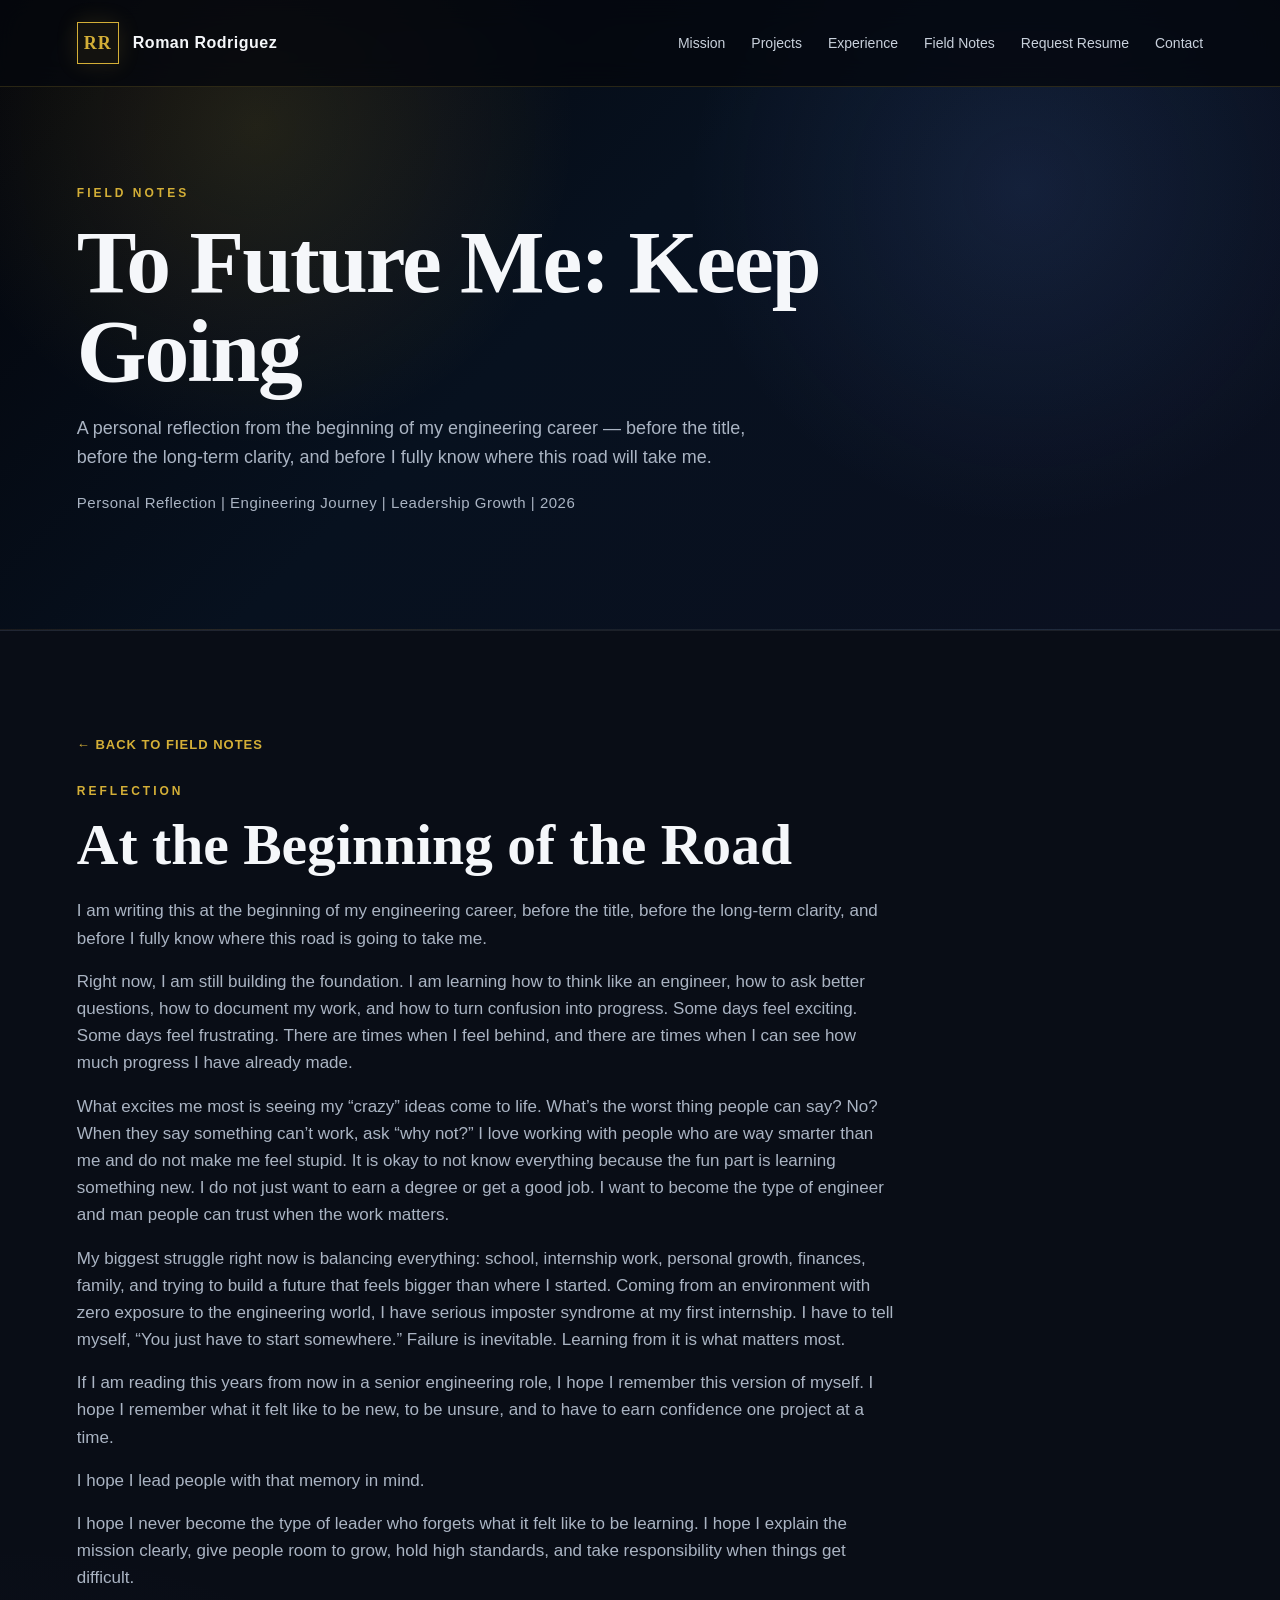
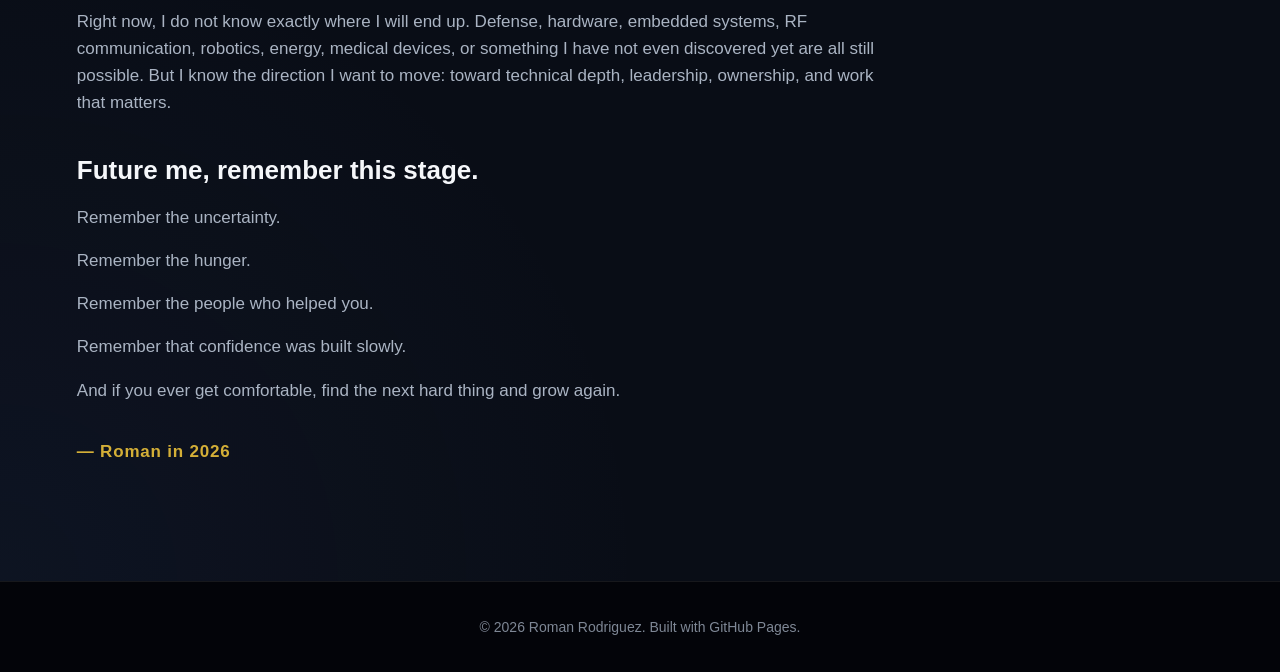
<file: field-notes/to-future-me.html>
<!DOCTYPE html>
<html lang="en">
<head>
  <meta charset="UTF-8" />
  <meta name="viewport" content="width=device-width, initial-scale=1.0" />

  <title>To Future Me: Keep Going | Roman Rodriguez</title>
  <meta name="description" content="A personal field note by Roman Rodriguez reflecting on the beginning of his engineering career, imposter syndrome, leadership growth, and the importance of continuing forward." />

  <link rel="stylesheet" href="../style.css" />
</head>

<body>
 <div class="page-flash" aria-hidden="true">
  <svg class="lightning-svg" viewBox="0 0 100 100" preserveAspectRatio="none">
    <g class="bolt-group">
      <path class="bolt main-bolt" d="M8 -5 L6 8 L8 20 L5 34 L9 47 L6 62 L10 78 L7 105" />
      <path class="bolt main-bolt delay-1" d="M51 -5 L49 10 L52 23 L48 37 L53 52 L50 68 L55 84 L52 105" />
      <path class="bolt main-bolt delay-2" d="M73 -5 L76 12 L72 25 L78 39 L74 55 L80 71 L76 88 L82 105" />

      <path class="bolt branch" d="M52 23 L61 31 L58 42 L66 52" />
      <path class="bolt branch delay-1" d="M49 10 L41 19 L44 29 L35 39" />
      <path class="bolt branch delay-2" d="M76 12 L86 22 L83 34 L92 45" />
      <path class="bolt branch" d="M74 55 L65 64 L69 74 L60 86" />
      <path class="bolt branch delay-1" d="M9 47 L18 56 L15 66 L24 78" />
    </g>
  </svg>
</div>

  <header class="site-header">
    <a href="../index.html#home" class="brand">
      <span class="logo-box">RR</span>
      <span>Roman Rodriguez</span>
    </a>

    <nav class="nav-links">
      <a href="../index.html#mission">Mission</a>
      <a href="../index.html#projects">Projects</a>
      <a href="../index.html#experience">Experience</a>
      <a href="../index.html#field-notes">Field Notes</a>
      <a href="../index.html#resume">Request Resume</a>
      <a href="../index.html#contact">Contact</a>
    </nav>
  </header>

  <main>
    <section class="field-note-hero">
      <div class="field-note-hero-content">
        <p class="eyebrow">Field Notes</p>

        <h1>To Future Me: Keep Going</h1>

        <p class="hero-text">
          A personal reflection from the beginning of my engineering career — before the title,
          before the long-term clarity, and before I fully know where this road will take me.
        </p>

        <p class="field-note-meta">
          Personal Reflection | Engineering Journey | Leadership Growth | 2026
        </p>
      </div>
    </section>

    <section class="section">
      <div class="field-note-layout">
        <article class="field-note-body">
          <a href="../index.html#field-notes" class="back-link">← Back to Field Notes</a>

          <div class="section-label">Reflection</div>

          <h2>At the Beginning of the Road</h2>

          <p>
            I am writing this at the beginning of my engineering career, before the title,
            before the long-term clarity, and before I fully know where this road is going
            to take me.
          </p>

          <p>
            Right now, I am still building the foundation. I am learning how to think like
            an engineer, how to ask better questions, how to document my work, and how to
            turn confusion into progress. Some days feel exciting. Some days feel frustrating.
            There are times when I feel behind, and there are times when I can see how much
            progress I have already made.
          </p>

          <p>
            What excites me most is seeing my “crazy” ideas come to life. What’s the worst
            thing people can say? No? When they say something can’t work, ask “why not?”
            I love working with people who are way smarter than me and do not make me feel
            stupid. It is okay to not know everything because the fun part is learning something
            new. I do not just want to earn a degree or get a good job. I want to become the
            type of engineer and man people can trust when the work matters.
          </p>

          <p>
            My biggest struggle right now is balancing everything: school, internship work,
            personal growth, finances, family, and trying to build a future that feels bigger
            than where I started. Coming from an environment with zero exposure to the engineering
            world, I have serious imposter syndrome at my first internship. I have to tell myself,
            “You just have to start somewhere.” Failure is inevitable. Learning from it is what
            matters most.
          </p>

          <p>
            If I am reading this years from now in a senior engineering role, I hope I remember
            this version of myself. I hope I remember what it felt like to be new, to be unsure,
            and to have to earn confidence one project at a time.
          </p>

          <p>
            I hope I lead people with that memory in mind.
          </p>

          <p>
            I hope I never become the type of leader who forgets what it felt like to be learning.
            I hope I explain the mission clearly, give people room to grow, hold high standards,
            and take responsibility when things get difficult.
          </p>

          <p>
            Right now, I do not know exactly where I will end up. Defense, hardware, embedded systems,
            RF communication, robotics, energy, medical devices, or something I have not even discovered
            yet are all still possible. But I know the direction I want to move: toward technical depth,
            leadership, ownership, and work that matters.
          </p>

          <h3>Future me, remember this stage.</h3>

          <p>Remember the uncertainty.</p>
          <p>Remember the hunger.</p>
          <p>Remember the people who helped you.</p>
          <p>Remember that confidence was built slowly.</p>
          <p>And if you ever get comfortable, find the next hard thing and grow again.</p>

          <p class="signature">— Roman in 2026</p>
        </article>
      </div>
    </section>
  </main>

  <footer>
    <p>© 2026 Roman Rodriguez. Built with GitHub Pages.</p>
  </footer>
</body>
</html>
</file>
<file: style.css>
* {
  margin: 0;
  padding: 0;
  box-sizing: border-box;
}

html {
  scroll-behavior: smooth;
}

body {
  font-family: Inter, Arial, Helvetica, sans-serif;
  background: #05070d;
  color: #f5f7fa;
  line-height: 1.6;
}

a {
  color: inherit;
  text-decoration: none;
}

.site-header {
  position: fixed;
  top: 0;
  width: 100%;
  z-index: 100;
  display: flex;
  justify-content: space-between;
  align-items: center;
  padding: 22px 6%;
  background: rgba(5, 7, 13, 0.78);
  backdrop-filter: blur(14px);
  border-bottom: 1px solid rgba(212, 175, 55, 0.18);
}

.brand {
  display: flex;
  align-items: center;
  gap: 14px;
  font-weight: 700;
  letter-spacing: 0.5px;
}

.logo-box {
  display: inline-flex;
  align-items: center;
  justify-content: center;
  width: 42px;
  height: 42px;
  border: 1px solid #d4af37;
  color: #d4af37;
  font-family: Georgia, serif;
  font-size: 18px;
  letter-spacing: 1px;
  background: rgba(212, 175, 55, 0.06);
  box-shadow: 0 0 22px rgba(212, 175, 55, 0.14);
}

.nav-links {
  display: flex;
  gap: 26px;
  font-size: 14px;
  color: #c9d1dc;
}

.nav-links a {
  transition: color 0.25s ease;
}

.nav-links a:hover {
  color: #d4af37;
}

.hero {
  position: relative;
  min-height: 100vh;
  display: flex;
  align-items: center;
  padding: 140px 6% 80px;
  overflow: hidden;
  background:
    radial-gradient(circle at 20% 20%, rgba(212, 175, 55, 0.16), transparent 28%),
    radial-gradient(circle at 80% 30%, rgba(72, 105, 180, 0.20), transparent 30%),
    linear-gradient(135deg, #030409 0%, #07111f 45%, #0b1020 100%);
}

.hero::before {
  content: "";
  position: absolute;
  inset: 0;
  background-image:
    linear-gradient(rgba(255,255,255,0.035) 1px, transparent 1px),
    linear-gradient(90deg, rgba(255,255,255,0.035) 1px, transparent 1px);
  background-size: 64px 64px;
  mask-image: linear-gradient(to bottom, rgba(0,0,0,0.8), transparent);
}

.hero::after {
  content: "";
  position: absolute;
  width: 620px;
  height: 620px;
  right: -180px;
  bottom: -220px;
  border: 1px solid rgba(212, 175, 55, 0.2);
  border-radius: 50%;
  box-shadow: 0 0 80px rgba(212, 175, 55, 0.08);
}

.hero-overlay {
  position: absolute;
  inset: 0;
  background: linear-gradient(90deg, rgba(5,7,13,0.88), rgba(5,7,13,0.25));
}

.hero-content {
  position: relative;
  z-index: 2;
  max-width: 980px;
}

.eyebrow,
.section-label,
.status {
  color: #d4af37;
  text-transform: uppercase;
  letter-spacing: 3px;
  font-size: 12px;
  font-weight: 700;
}

h1 {
  margin-top: 14px;
  font-family: Georgia, "Times New Roman", serif;
  font-size: clamp(52px, 8vw, 112px);
  line-height: 0.95;
  letter-spacing: -2px;
}

.hero-subtitle {
  margin-top: 24px;
  font-size: clamp(18px, 2.2vw, 28px);
  color: #e6ebf2;
  max-width: 900px;
}

.hero-text {
  margin-top: 18px;
  max-width: 720px;
  color: #aab4c3;
  font-size: 18px;
}

.hero-buttons,
.contact-links {
  display: flex;
  flex-wrap: wrap;
  gap: 14px;
  margin-top: 34px;
}

.btn {
  display: inline-flex;
  align-items: center;
  justify-content: center;
  min-height: 46px;
  padding: 12px 20px;
  border-radius: 2px;
  font-size: 14px;
  font-weight: 700;
  letter-spacing: 0.8px;
  transition: transform 0.25s ease, box-shadow 0.25s ease, background 0.25s ease;
}

.btn:hover {
  transform: translateY(-2px);
}

.primary {
  background: #d4af37;
  color: #05070d;
  box-shadow: 0 0 26px rgba(212, 175, 55, 0.22);
}

.secondary {
  border: 1px solid rgba(212, 175, 55, 0.72);
  color: #d4af37;
  background: rgba(212, 175, 55, 0.04);
}

.ghost {
  border: 1px solid rgba(255,255,255,0.18);
  color: #f5f7fa;
  background: rgba(255,255,255,0.04);
}

.scroll-indicator {
  position: absolute;
  right: 6%;
  bottom: 34px;
  z-index: 2;
  display: flex;
  align-items: center;
  gap: 12px;
  color: #aab4c3;
  font-size: 12px;
  text-transform: uppercase;
  letter-spacing: 2px;
}

.scroll-line {
  width: 52px;
  height: 1px;
  background: #d4af37;
}

.section {
  padding: 100px 6%;
  border-top: 1px solid rgba(255,255,255,0.08);
  background:
    radial-gradient(circle at top right, rgba(212, 175, 55, 0.05), transparent 30%),
    #070a12;
}

.section:nth-of-type(even) {
  background:
    radial-gradient(circle at bottom left, rgba(72, 105, 180, 0.08), transparent 32%),
    #090d16;
}

.section h2 {
  margin-top: 14px;
  margin-bottom: 22px;
  max-width: 820px;
  font-family: Georgia, "Times New Roman", serif;
  font-size: clamp(34px, 4.5vw, 64px);
  line-height: 1.05;
}

.section p {
  color: #aab4c3;
  max-width: 820px;
  font-size: 17px;
  margin-bottom: 16px;
}

.mission-grid {
  display: grid;
  grid-template-columns: 320px 1fr;
  gap: 56px;
  align-items: center;
  margin-top: 34px;
}

.portrait-frame {
  border: 1px solid rgba(212, 175, 55, 0.35);
  background:
    linear-gradient(135deg, rgba(212,175,55,0.10), rgba(255,255,255,0.03)),
    #0b1020;
  padding: 12px;
  box-shadow: 0 0 45px rgba(212, 175, 55, 0.10);
}

.portrait-frame img {
  width: 100%;
  height: 390px;
  object-fit: cover;
  display: block;
  filter: grayscale(12%) contrast(105%);
}

.focus-tags,
.project-tags {
  display: flex;
  flex-wrap: wrap;
  gap: 10px;
  margin-top: 24px;
}

.focus-tags span,
.project-tags span {
  border: 1px solid rgba(212, 175, 55, 0.22);
  color: #d7dde7;
  background: rgba(255,255,255,0.035);
  padding: 8px 10px;
  font-size: 12px;
  letter-spacing: 0.6px;
}

.cards {
  display: grid;
  gap: 22px;
  margin-top: 34px;
}

.four-cards {
  grid-template-columns: repeat(4, 1fr);
}

.project-cards,
.blog-cards {
  grid-template-columns: repeat(3, 1fr);
}

.card,
.project-card,
.timeline-item {
  border: 1px solid rgba(255,255,255,0.10);
  background: linear-gradient(180deg, rgba(255,255,255,0.055), rgba(255,255,255,0.025));
  transition: transform 0.25s ease, border-color 0.25s ease, box-shadow 0.25s ease;
}

.card:hover,
.project-card:hover,
.timeline-item:hover {
  transform: translateY(-6px);
  border-color: rgba(212, 175, 55, 0.55);
  box-shadow: 0 18px 55px rgba(0, 0, 0, 0.35);
}

.card {
  padding: 28px;
  min-height: 230px;
}

.card h3,
.project-card h3,
.timeline-item h3 {
  color: #f5f7fa;
  font-size: 22px;
  margin-bottom: 12px;
}

.project-card {
  overflow: hidden;
}

.project-image {
  height: 210px;
  display: flex;
  align-items: center;
  justify-content: center;
  color: rgba(212, 175, 55, 0.7);
  font-family: Georgia, serif;
  font-size: 52px;
  letter-spacing: 2px;
}

.placeholder-bg {
  background:
    linear-gradient(rgba(5, 7, 13, 0.2), rgba(5, 7, 13, 0.8)),
    radial-gradient(circle at 30% 20%, rgba(212, 175, 55, 0.22), transparent 30%),
    linear-gradient(135deg, #111827, #05070d);
}

.project-content {
  padding: 26px;
}

.timeline {
  display: grid;
  gap: 18px;
  margin-top: 34px;
  max-width: 980px;
}

.timeline-item {
  padding: 26px;
  border-left: 3px solid rgba(212, 175, 55, 0.65);
}

.section-intro {
  margin-top: -4px;
}

.contact-section a {
  color: #d4af37;
}

.resume-form {
  margin-top: 34px;
  max-width: 880px;
  border: 1px solid rgba(212, 175, 55, 0.22);
  background: linear-gradient(180deg, rgba(255,255,255,0.055), rgba(255,255,255,0.025));
  padding: 28px;
}

.form-row {
  display: grid;
  grid-template-columns: 1fr 1fr;
  gap: 18px;
}

.form-group {
  display: flex;
  flex-direction: column;
  margin-bottom: 18px;
}

.form-group label {
  color: #d4af37;
  font-size: 12px;
  text-transform: uppercase;
  letter-spacing: 2px;
  margin-bottom: 8px;
  font-weight: 700;
}

.form-group input,
.form-group select,
.form-group textarea {
  width: 100%;
  border: 1px solid rgba(255,255,255,0.14);
  background: rgba(5, 7, 13, 0.72);
  color: #f5f7fa;
  padding: 13px 14px;
  font-family: inherit;
  font-size: 15px;
  outline: none;
}

.form-group input:focus,
.form-group select:focus,
.form-group textarea:focus {
  border-color: rgba(212, 175, 55, 0.75);
  box-shadow: 0 0 20px rgba(212, 175, 55, 0.10);
}

.form-group textarea {
  resize: vertical;
}
.note-link {
  display: block;
  color: inherit;
  cursor: pointer;
}

.read-more {
  display: inline-block;
  margin-top: 16px;
  color: #d4af37;
  font-size: 13px;
  font-weight: 700;
  letter-spacing: 1px;
  text-transform: uppercase;
}

.field-note-hero {
  min-height: 70vh;
  display: flex;
  align-items: center;
  padding: 150px 6% 80px;
  background:
    radial-gradient(circle at 20% 20%, rgba(212, 175, 55, 0.14), transparent 28%),
    radial-gradient(circle at 80% 30%, rgba(72, 105, 180, 0.18), transparent 30%),
    linear-gradient(135deg, #030409 0%, #07111f 45%, #0b1020 100%);
  border-bottom: 1px solid rgba(255,255,255,0.08);
}

.field-note-hero-content {
  max-width: 980px;
}

.field-note-hero h1 {
  margin-top: 14px;
  font-family: Georgia, "Times New Roman", serif;
  font-size: clamp(46px, 7vw, 92px);
  line-height: 1;
  letter-spacing: -2px;
}

.field-note-meta {
  margin-top: 20px;
  color: #aab4c3;
  font-size: 15px;
  letter-spacing: 0.5px;
}

.field-note-layout {
  display: grid;
  grid-template-columns: 1fr;
  gap: 36px;
  max-width: 1050px;
}

.field-note-image {
  border: 1px solid rgba(212, 175, 55, 0.25);
  background: rgba(255,255,255,0.03);
  padding: 12px;
  margin: 28px 0;
}

.field-note-image img {
  width: 100%;
  display: block;
}

.caption {
  margin-top: 12px;
  color: #7e8795;
  font-size: 13px;
  letter-spacing: 0.5px;
}

.field-note-body h3 {
  color: #f5f7fa;
  font-size: 26px;
  margin: 34px 0 12px;
}

.field-note-body ul {
  color: #aab4c3;
  margin: 12px 0 24px 22px;
}

.field-note-body li {
  margin-bottom: 10px;
}

.back-link {
  display: inline-block;
  color: #d4af37;
  margin-bottom: 26px;
  font-weight: 700;
  letter-spacing: 1px;
  text-transform: uppercase;
  font-size: 13px;
}
@media (max-width: 760px) {
  .form-row {
    grid-template-columns: 1fr;
    gap: 0;
  }

  .resume-form {
    padding: 22px;
  }
}

footer {
  padding: 34px 6%;
  text-align: center;
  background: #030409;
  border-top: 1px solid rgba(255,255,255,0.08);
  color: #7e8795;
  font-size: 14px;
}

@media (max-width: 1050px) {
  .four-cards,
  .project-cards,
  .blog-cards {
    grid-template-columns: repeat(2, 1fr);
  }

  .mission-grid {
    grid-template-columns: 1fr;
  }

  .portrait-frame {
  max-width: 420px;
  }
}

@media (max-width: 760px) {
  .site-header {
    position: static;
    flex-direction: column;
    align-items: flex-start;
    gap: 18px;
  }

  .nav-links {
    flex-wrap: wrap;
    gap: 14px;
  }

  .hero {
    padding-top: 80px;
  }

  .four-cards,
  .project-cards,
  .blog-cards {
    grid-template-columns: 1fr;
  }

  .scroll-indicator {
    display: none;
  }

  .section {
    padding: 76px 6%;
  }
}

.note-link {
  display: block;
  color: inherit;
  cursor: pointer;
}

.read-more-button {
  display: inline-flex;
  align-items: center;
  justify-content: center;
  margin-top: 18px;
  min-height: 40px;
  padding: 10px 16px;
  border-radius: 2px;
  font-size: 12px;
  font-weight: 700;
  letter-spacing: 1px;
  text-transform: uppercase;
  color: #05070d;
  background: #d4af37;
  box-shadow: 0 0 24px rgba(212, 175, 55, 0.18);
}

.note-link:hover .read-more-button {
  transform: translateY(-2px);
  
}
.signature {
  margin-top: 34px;
  color: #d4af37 !important;
  font-weight: 700;
  letter-spacing: 0.8px;
}
.page-flash {
  position: fixed;
  inset: 0;
  z-index: 9999;
  pointer-events: none;
  overflow: hidden;
  background:
    radial-gradient(circle at 50% 20%, rgba(255, 255, 255, 0.18), transparent 18%),
    radial-gradient(circle at 50% 35%, rgba(212, 175, 55, 0.16), transparent 32%),
    rgba(5, 7, 13, 0.18);
  animation: flashFade 1.1s ease-out forwards;
}

.lightning-svg {
  width: 100%;
  height: 100%;
  display: block;
}

.bolt {
  fill: none;
  stroke: rgba(255, 245, 210, 0.98);
  stroke-width: 0.42;
  stroke-linecap: round;
  stroke-linejoin: round;
  filter:
    drop-shadow(0 0 2px rgba(255, 255, 255, 0.95))
    drop-shadow(0 0 7px rgba(212, 175, 55, 0.85))
    drop-shadow(0 0 16px rgba(155, 120, 255, 0.55));
  stroke-dasharray: 130;
  stroke-dashoffset: 130;
  opacity: 0;
  animation: lightningDraw 0.92s ease-out forwards;
}

.main-bolt {
  stroke-width: 0.52;
}

.branch {
  stroke-width: 0.30;
  opacity: 0;
}

.delay-1 {
  animation-delay: 0.07s;
}

.delay-2 {
  animation-delay: 0.13s;
}

@keyframes lightningDraw {
  0% {
    opacity: 0;
    stroke-dashoffset: 130;
  }
  5% {
    opacity: 1;
  }
  14% {
    opacity: 0.18;
  }
  20% {
    opacity: 1;
    stroke-dashoffset: 0;
  }
  32% {
    opacity: 0.35;
  }
  42% {
    opacity: 0.95;
  }
  100% {
    opacity: 0;
    stroke-dashoffset: 0;
  }
}

@keyframes flashFade {
  0% {
    opacity: 0;
  }
  5% {
    opacity: 1;
  }
  12% {
    opacity: 0.28;
  }
  20% {
    opacity: 0.95;
  }
  36% {
    opacity: 0.30;
  }
  100% {
    opacity: 0;
    visibility: hidden;
  }
}

@media (prefers-reduced-motion: reduce) {
  .page-flash {
    display: none;
  }
}
</file>
